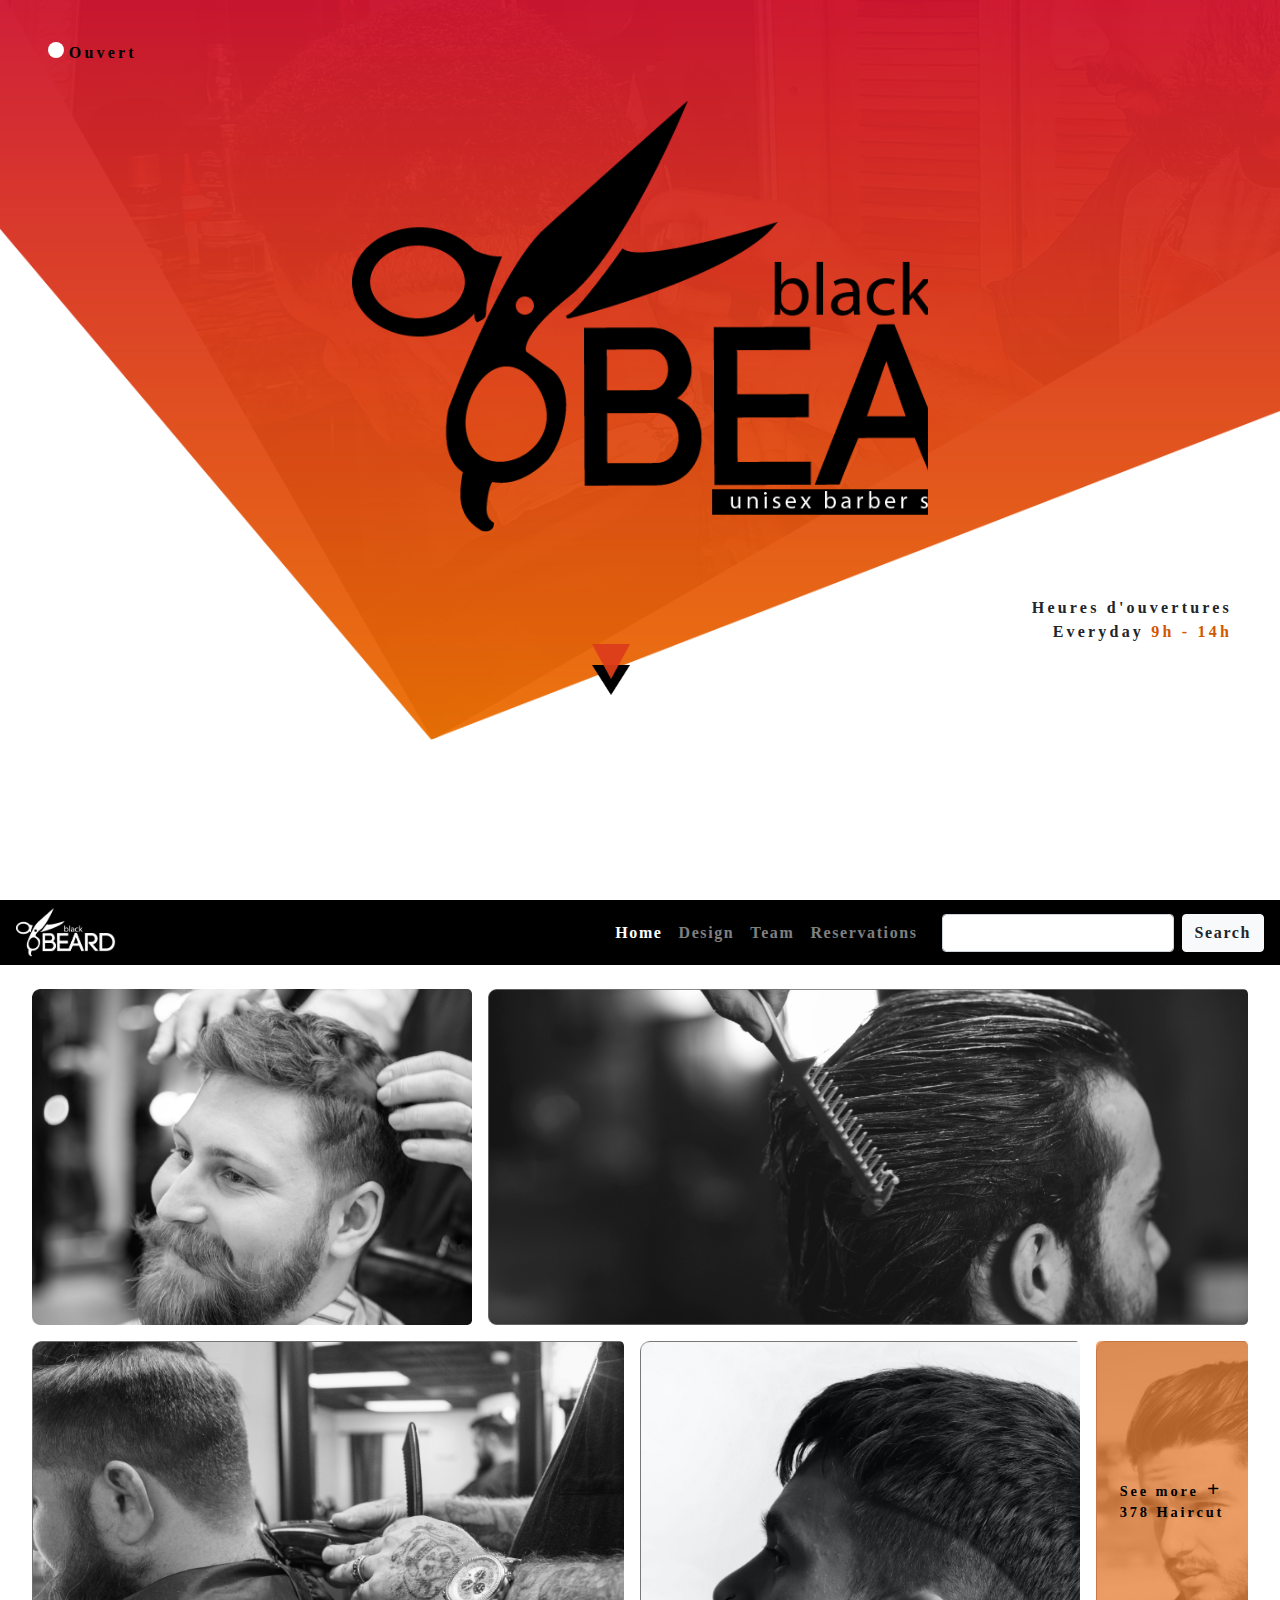
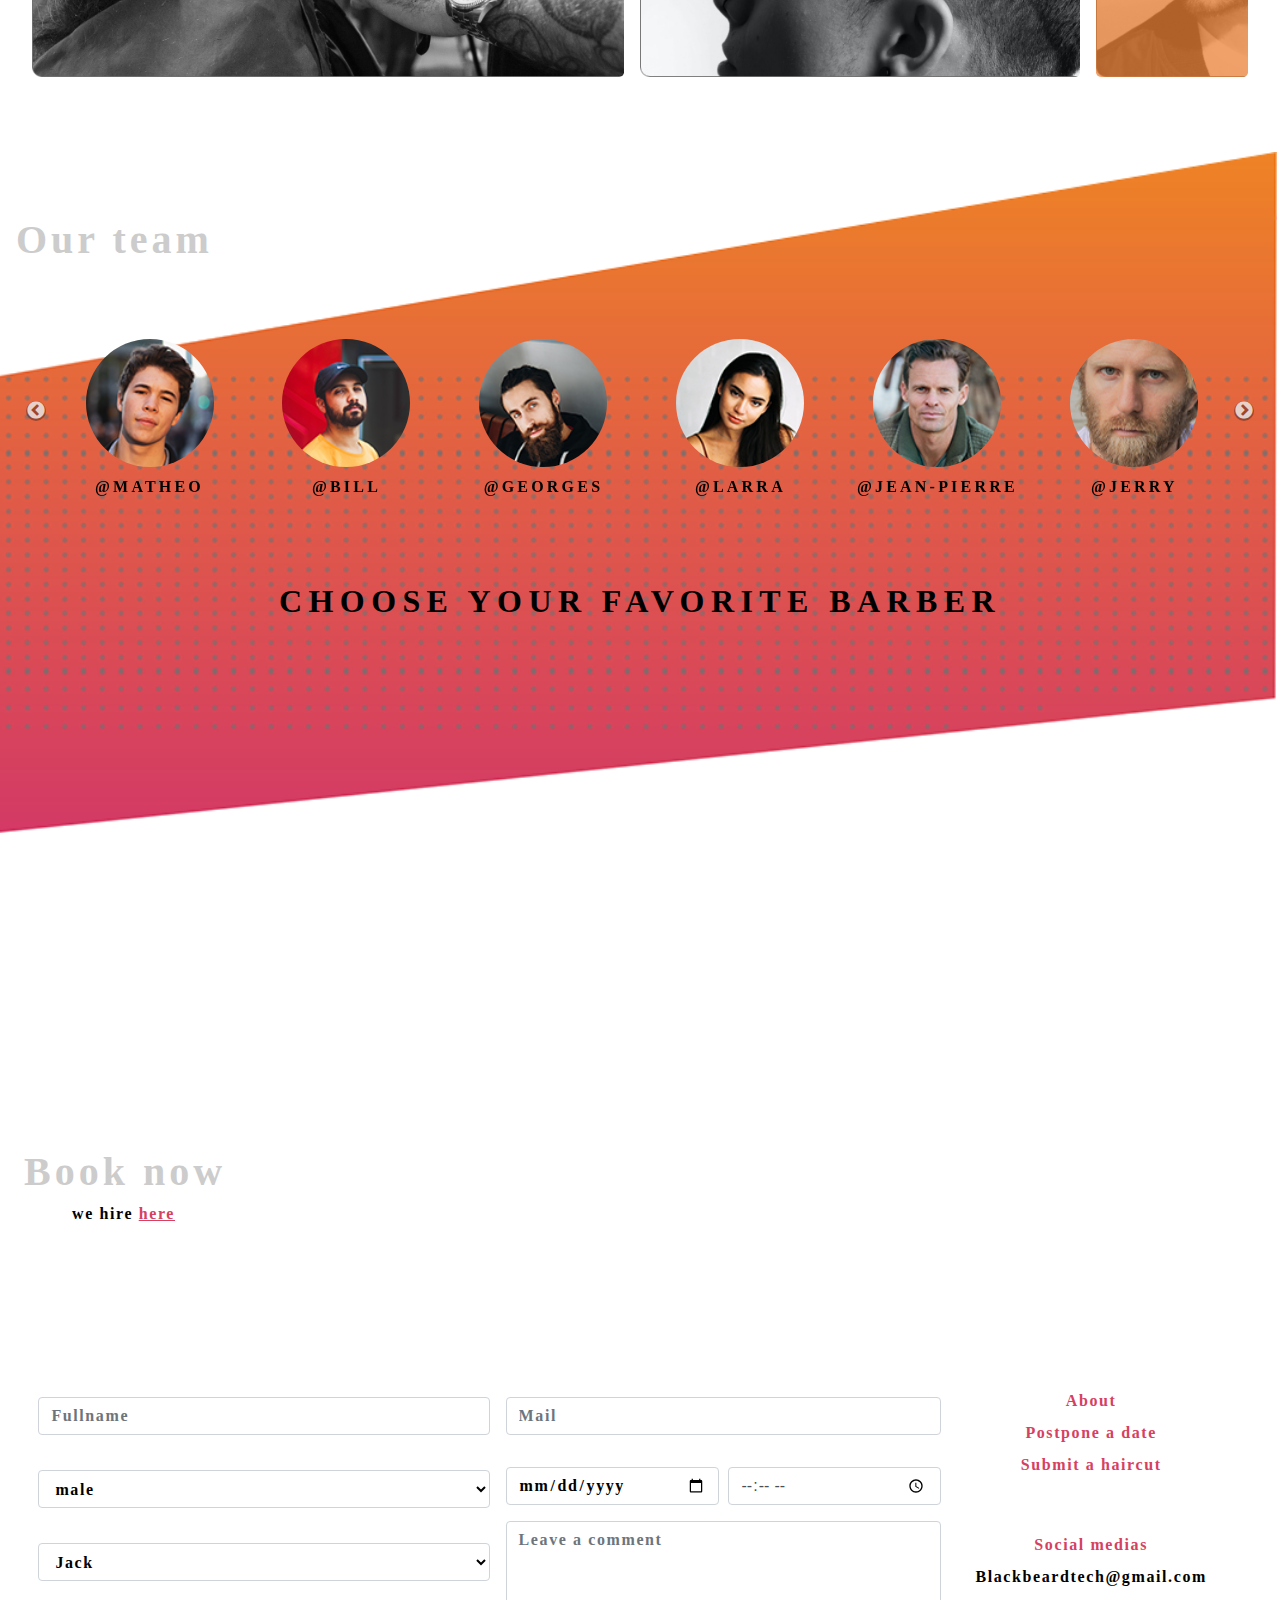
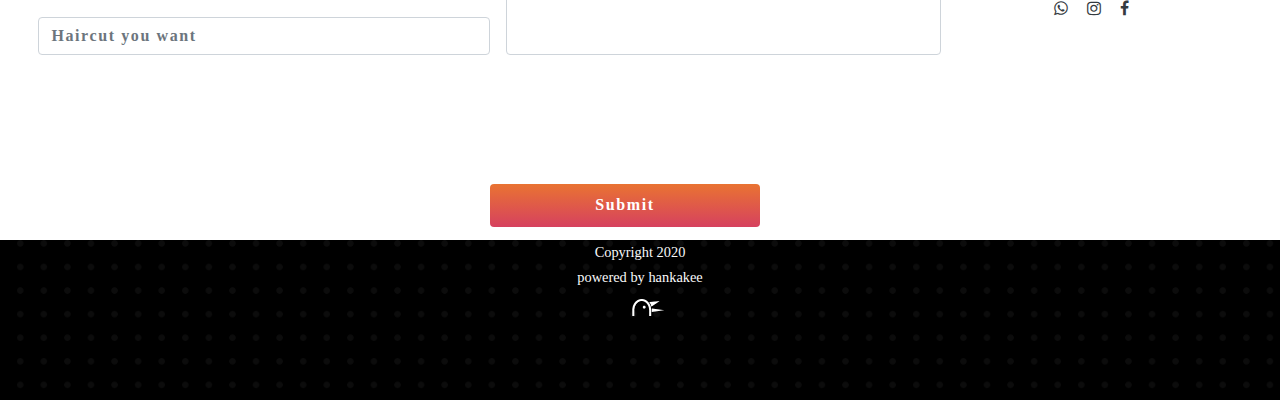
<file: index.html>
<!DOCTYPE html>
<html lang="en">

<head>
    <meta charset="UTF-8">
    <meta name="viewport" content="width=device-width, initial-scale=1.0">
    <meta http-equiv="X-UA-Compatible" content="ie=edge">
    <link rel="stylesheet" href="assets/css/bootstrap.min.css">
    <link rel="stylesheet" href="assets/css/appli.css">
    <link rel="stylesheet" href="assets/css/slider.css">
    <link rel="stylesheet" href="assets/css/responsive.css">
    <link rel="stylesheet" type="text/css" href="assets/slick/slick.css" />
    <link rel="stylesheet" type="text/css" href="assets/slick/slick-theme.css" />
    <link rel="stylesheet" type="text/css" href="assets/css/font-awesome.css">

    <title>Black beard</title>
</head>

<body data-spy="scroll" data-target="#nav-id" id='home'>

    <div class="loader text-center text-danger">
        <div class="spinner-border" role="status">
            <span class="sr-only">Loading...</span>
        </div>
    </div>

    <section class="home" id="home">
        <div class="banner"></div>
        <div class="status"><span class="statusball"></span>Ouvert</div>
        <div class="logo">
        </div>

        <div class="info-hour">
            <div class="hour-title">Heures d'ouvertures</div>
            <div class="hour">Everyday <span>9h - 14h</span></div>
        </div>

        <a href="#secondsection">
            <div class="arrow-slide">
                <div class="polygon polygon1"><img class="img1" src="assets/img/po.png" alt=""></div>
                <div class="polygon polygon2"><img class="img2" src="assets/img/pn.png" alt=""></div>
            </div>
        </a>
    </section>



    <!-- 2eme section -->
    <section class="haircut" id="secondsection">

        <!-- /////////////////////navbar///////////////////////////////// -->
        <nav class="navbar navbar-expand-lg navbar-dark bg-custom sticky-top" id='nav-id'
            aria-controls="collapsibleNavId" aria-expanded="false" aria-label="Toggle navigation">
            <div class="navbar-brand"><img src="assets/img/beardwhite.png" alt="">
                <span class="text-light d-inline-block ml-2  f-code status-res"><span
                        class="statusballer d-inline-block"></span>Ouvert</span>
            </div>

            <button class="navbar-toggler" data-target="#navbarber" data-toggle="collapse">
                <span ><i class="fa fa-bars"></i></span>
            </button>
            <div class="collapse navbar-collapse" id="navbarber">
                <ul class="navbar-nav ml-auto">
                    <li class="nav-item"><a href="#home" class="nav-link d-none d-md-block">Home</a></li>
                    <li class="nav-item"><a href="#secondsection" class="nav-link">Design</a></li>
                    <li class="nav-item"><a href="#team" class="nav-link">Team</a></li>
                    <li class="nav-item"><a href="#book-now" class="nav-link">Reservations</a></li>
                    <form action="" class="form-inline">
                        <input type="text" class="form-control ml-3 search-bar f-code">
                        <input type="button" class="btn btn-light  search-btn ml-2" value="Search">
                    </form>
                </ul>



                <div class="info-hour-mini">
                    <small class="hour text-light f-code">Everyday <span>9h - 14h</span></small>
                </div>
            </div>

        </nav>

        <div class="men-group mt-4">
            <!-- -------------------gestiongrid-------------------------------- -->

            <div class="men">
                <div class="one">
                    <div id="artwork">
                        <div class="txt">
                            <p> Want this haircut?</p>
                            <p class="contact">Contact <span class="name">@Billy</span></p>
                        </div>
                    </div>
                </div>
                <div class="two">
                    <div id="artwork">
                        <div class="txt">
                            <p> Want this haircut?</p>
                            <p class="contact">Contact <span class="name">@Georges</span></p>
                        </div>
                    </div>
                </div>
                <div class="three">
                    <div id="artwork">
                        <div class="txt">
                            <p> Want this haircut?</p>
                            <p class="contact">Contact <span class="name">@Matheo</span></p>
                        </div>
                    </div>
                </div>
                <div class="four">
                    <div id="artwork">
                        <div class="txt">
                            <p> Want this haircut?</p>
                            <p class="contact">Contact <span class="name">@Jean-Pierre</span></p>
                        </div>
                    </div>
                </div>
                <div class="five">
                    <div id="see-more">
                        <div class="txt">
                            <p> See more<span class="plus"> +</span></p>
                            <p class="qty-baseline"><span class="qty">378</span> Haircut</p>
                        </div>
                    </div>
                </div>
            </div>

    </section>



    <!-- ////////////////////////////////////////section 3 et 4////////////////////////////////////////// -->
    <section class="s3et4 container-fluid bg-transparent">
        <section class="our-team pt-3" id="team">
            <h1 class="pl-3 our-team-brand">Our team</h1>
            <div class="banner-polygon"></div>

            <div class="wrapper-carousel  mt-5">
                <div class="carousel-team">
                    <div class="team-item">
                        <div class="rounded-circle mt-3"
                            style="background:url('assets/img/barbers/barber1.png') no-repeat;background-size: cover;">
                        </div>
                        <div class="name text-center mt-2">@Matheo</div>

                        <div class="about-worker text-center f-nunito d-none">
                            <div class="wrapper-qty-cut"><span class="qty-cut">61</span> haircuts</div>
                            <div class="wrapper-age">Age: <span class="age">22</span></div>
                            <div class="wrapper-point-fort">Sp&eacute;cialit&eacute;:<span
                                    class="point-fort">D&eacute;grad&eacute;</span></div>
                            <div class="day-dispo">Tuesday -Thursday- Saturday</div>
                            <div class="heure-dispo">Disponibilit&eacute;: <span class="hour-dispo">9h - 12h</span>
                            </div>
                            <a href="#book-now"><button class="btn btn-custom btn-sm f-code mt-1">Engage</button></a>
                        </div>
                    </div>
                    <div class="team-item">
                        <div class="rounded-circle mt-3"
                            style="background:url('assets/img/barbers/barber2.png') no-repeat;background-size: cover;">
                        </div>
                        <div class="name text-center mt-2">@Bill</div>

                        <div class="about-worker text-center f-nunito d-none">
                            <div class="wrapper-qty-cut"><span class="qty-cut">101</span> haircuts</div>
                            <div class="wrapper-age">Age: <span class="age">28</span></div>
                            <div class="wrapper-point-fort">Sp&eacute;cialit&eacute;:<span class="point-fort">Boule
                                    &agrave; z&eacute;ro</span></div>
                            <div class="day-dispo">Monday - Wenesday - Friday </div>
                            <div class="heure-dispo">Disponibilit&eacute;: <span class="hour-dispo">12h - 14h</span>
                            </div>
                            <a href="#book-now"><button class="btn btn-custom btn-sm f-code mt-1">Engage</button></a>
                        </div>
                    </div>
                    <div class="team-item">
                        <div class="rounded-circle mt-3"
                            style="background:url('assets/img/barbers/barber3.jpg') no-repeat;background-size: cover;">
                        </div>
                        <div class="name text-center mt-2">@Georges</div>
                        <div class="about-worker text-center f-nunito d-none">
                            <div class="wrapper-qty-cut"><span class="qty-cut">41</span> haircuts</div>
                            <div class="wrapper-age">Age: <span class="age">32</span></div>
                            <div class="wrapper-point-fort">Sp&eacute;cialit&eacute;:<span
                                    class="point-fort">Cr&ecirc;te de coq</span></div>
                            <div class="day-dispo">Tuesday - Thursday - Saturday </div>
                            <div class="heure-dispo">Disponibilit&eacute;: <span class="hour-dispo">9h - 12h</span>
                            </div>
                            <a href="#book-now"><button class="btn btn-custom btn-sm f-code mt-1">Engage</button></a>
                        </div>
                    </div>
                    <div class="team-item">
                        <div class="rounded-circle mt-3"
                            style="background:url('assets/img/barbers/barber4.jpg') no-repeat;background-size: cover;">
                        </div>
                        <div class="name text-center mt-2">@Larra</div>
                        <div class="about-worker text-center f-nunito d-none">
                            <div class="wrapper-qty-cut"><span class="qty-cut">17</span> haircuts</div>
                            <div class="wrapper-age">Age: <span class="age">26</span></div>
                            <div class="wrapper-point-fort">Sp&eacute;cialit&eacute;:<span class="point-fort">Dread
                                    Locks</span></div>
                            <div class="day-dispo">Tuesday - Friday - Sunday </div>
                            <div class="heure-dispo">Disponibilit&eacute;: <span class="hour-dispo">9h - 14h</span>
                            </div>
                            <a href="#book-now"><button class="btn btn-custom btn-sm f-code mt-1">Engage</button></a>
                        </div>
                    </div>
                    <div class="team-item">
                        <div class="rounded-circle mt-3"
                            style="background:url('assets/img/barbers/barber5.jpg') no-repeat;background-size: cover;">
                        </div>
                        <div class="name text-center mt-2">@Jean-Pierre</div>
                        <div class="about-worker text-center f-nunito d-none">
                            <div class="wrapper-qty-cut"><span class="qty-cut">90</span> haircuts</div>
                            <div class="wrapper-age">Age: <span class="age">43</span></div>
                            <div class="wrapper-point-fort">Sp&eacute;cialit&eacute;:<span class="point-fort">Coupe
                                    simple</span></div>
                            <div class="day-dispo">Tuesday - Friday </div>
                            <div class="heure-dispo">Disponibilit&eacute;: <span class="hour-dispo">9h - 13h</span>
                            </div>
                            <a href="#book-now"><button class="btn btn-custom btn-sm f-code mt-1">Engage</button></a>
                        </div>
                    </div>
                    <div class="team-item">
                        <div class="rounded-circle mt-3"
                            style="background:url('assets/img/barbers/barber6.jpg') no-repeat;background-size: cover;">
                        </div>
                        <div class="name text-center mt-2">@Jerry</div>
                        <div class="about-worker text-center f-nunito d-none">
                            <div class="wrapper-qty-cut"><span class="qty-cut">53</span> haircuts</div>
                            <div class="wrapper-age">Age: <span class="age">49</span></div>
                            <div class="wrapper-point-fort">Sp&eacute;cialit&eacute;:<span class="point-fort">Coupe
                                    barbe</span></div>
                            <div class="day-dispo">Tuesday - Friday- Sunday </div>
                            <div class="heure-dispo">Disponibilit&eacute;: <span class="hour-dispo">9h - 11h</span>
                            </div>
                            <a href="#book-now"><button class="btn btn-custom btn-sm f-code mt-1">Engage</button></a>
                        </div>
                    </div>
                    <div class="team-item">
                        <div class="rounded-circle mt-3"
                            style="background:url('assets/img/barbers/barber7.jpg') no-repeat;background-size: cover;">
                        </div>
                        <div class="name text-center mt-2">@Kerson</div>
                        <div class="about-worker text-center f-nunito d-none">
                            <div class="wrapper-qty-cut"><span class="qty-cut">5</span> haircuts</div>
                            <div class="wrapper-age">Age: <span class="age">23</span></div>
                            <div class="wrapper-point-fort">Sp&eacute;cialit&eacute;:<span
                                    class="point-fort">Aucune</span></div>
                            <div class="day-dispo">Tuesday - Friday- Sunday </div>
                            <div class="heure-dispo">Disponibilit&eacute;: <span class="hour-dispo">9h - 14h</span>
                            </div>
                            <a href="#book-now"><button class="btn btn-custom btn-sm f-code mt-1">Engage</button></a>
                        </div>
                    </div>
                    <div class="team-item">
                        <div class="rounded-circle mt-3"
                            style="background:url('assets/img/barbers/barber8.jpg') no-repeat;background-size: cover;">
                        </div>
                        <div class="name text-center mt-2">@Christian</div>
                        <div class="about-worker text-center f-nunito d-none">
                            <div class="wrapper-qty-cut"><span class="qty-cut">209</span> haircuts</div>
                            <div class="wrapper-age">Age: <span class="age">32</span></div>
                            <div class="wrapper-point-fort">Sp&eacute;cialit&eacute;:<span class="point-fort">Hair
                                    design</span></div>
                            <div class="day-dispo">Everyday </div>
                            <div class="heure-dispo">Disponibilit&eacute;: <span class="hour-dispo">9h - 11h</span>
                            </div>
                            <a href="#book-now"><button class="btn btn-custom btn-sm f-code mt-1">Engage</button></a>
                        </div>
                    </div>

                    <div class="team-item f-code">
                        <div class="rounded-circle mt-3 text-center" style='background-color:rgb(235, 122, 44);'> <span
                                id="txtsee">See-more +</span></div>
                        <div class="about-worker text-justify f-nunito d-none mt-3">
                            <div class="f-code"> Find at least 60 barbers </div>
                            <div>Trouvez votre bonheur gr&acirc;ce &agrave; nos coiffeurs professionels</div>
                            <div>D&eacute;couvrez une nouvelle facette de votre personnalit&eacute; gr&acirc;ce &agrave;
                                une nouvelle coupe de cheveux...</div>

                        </div>
                    </div>

                </div>
            </div>
            <h2 class="label-barber text-center pt-5 mt-4">Choose your favorite barber</h2>
        </section>



        <section class="book-now container-fluid" id="book-now">

            <div class="wrapper-title pl-4 py-5 ">
                <h1 class="title f-code">Book now</h1>
                <h6 class="minititle f-code pl-5">we hire <span><a href="#"
                            class="new-color d-underline ">here</a></span></h6>
            </div>


            <form action="" method="post" class="formulaire mt-4">

                <div class="form-group first-group">
                    <input type="text" class="form-control f-code fullname" name="textfield" placeholder="Fullname"
                        required>

                    <select name="gender" id="" class="form-control f-code gender">
                        <option value="male" class="f-nunito">male</option>
                        <option value="female" class="f-nunito">male</option>
                    </select>

                    <select name="barber" id="" class="form-control f-code barber">
                        <option value="jack" class="f-nunito">Jack</option>
                        <option value="pierre" class="f-nunito">Pierre</option>
                    </select>



                    <input type="text" class="form-control f-code hair" name="haircut" placeholder="Haircut you want">
                </div>

                <div class="form-group second-group ml-3">
                    <input type="mail" class="form-control f-code mail" name="mail" placeholder="Mail" required>

                    <div><input type="date" class="form-control f-code date" required><input type="time"
                            class="form-control time" required>
                    </div>
                    <textarea name="" class="form-control txtarea f-code" id="" cols="80" rows="5"
                        placeholder="Leave a comment"></textarea>

                </div>

                <nav class="boxlink ">
                    <div class="links mt-1">
                        <a href="#" class="f-code new-color">About</a>
                        <a href="#" class="f-code new-color">Postpone a date</a>
                        <a href="#" class="f-code new-color">Submit a haircut</a>
                    </div>
                    <div class="socials mt-5">
                        <div class="brand f-code new-color">Social medias</div>
                        <a href="" class="f-code">Blackbeardtech@gmail.com</a>
                        <div class="wrapper-icons">
                            <a href="#"><span class="text-dark fa fa-whatsapp"></span></a>
                            <a href="#"><span class="text-dark fa fa-instagram"></span></a>
                            <a href="#"><span class="text-dark fa fa-facebook"></span></a>
                        </div>
                    </div>
                </nav>
                <button class="btn btn-custom text-light f-code submit " name="submito">Submit</button>
            </form>
            <footer class="footer text-light f-nunito">
                <h4 class="rights text-center mt-1">Copyright 2020</h4>
                <h4 class="company text-center">powered by han<span class="reverse">k</span>akee</h4>
                <div class="logoh p-0 mb-1"><img src="assets/img/l.png" alt=""></div>
            </footer>

        </section>




    </section>


    <script src="assets/js/jquery-3.5.1.min.js"></script>
    <script src="assets/js/boostrap.min.js"></script>
    <script src="assets/js/popper.js"></script>
    <script src="assets/slick/slick.min.js"></script>
    <script src="assets/js/sliderinitializer.js"></script>

    <script type="text/javascript">
        $(window).load(function () {
            $(".loader").fadeOut("2000");
        })
    </script>

    <script>
        $('body').scrollspy({
            target: '#nav-id'
        });
    </script>
    <script>

    </script>
</body>

</html>
</file>
<file: assets/css/appli.css>
html {
    scroll-behavior: smooth;
}

body{
    overflow-x: hidden;
}
.f-code {
    font-family: code;
    font-weight: bold;
    letter-spacing: .1em;
    color: #000;
}

.f-code-lighter {
    font-family: code;
    font-weight: lighter;
    letter-spacing: .2em;
    color: #000;
}


.loader {
    width: 100vw;
    height: 100vh;
    position: fixed;
    top: 0;
    left: 0;
    background-color: #fff;
    z-index: 1000;
}

.spinner-border {
    margin-top: 20%;
    color: #EC6F01;
}


.home {
    width: 100vw;
    height: 100vh;
    background-image: url("../img/banner.png"), url("../img/banneroverlay.png");
    background-size: cover;
    background-repeat: no-repeat;
    background-position-y: -10rem;
    animation-delay: 3s;
    animation: animatebanner 1.5s ease-in-out 1;
}

.status {
    width: 100%;
    height: 4vh;
    padding-left: 3em;
    padding-top: 2em;
    font-family: code;
    font-weight: bold;
    color: #000;
    letter-spacing: .2em;
}

.statusball {
    width: 1em;
    height: 1em;
    display: inline-block;
    border-radius: 50%;
    margin-right: .3em;
    margin-top: .6em;
    background-color: #fff;
    animation: clignote .9s infinite cubic-bezier(.28,1.79,.93,.17);
    transition: .9s;
}

.statusballer {
    width: .7em;
    height: .7em;
    display: inline-block;
    border-radius: 50%;
    margin-right: .3em;
    margin-top: .6em;
    background-color: #fff;
    animation: clignote .9s infinite ease-in-out;
    transition: .9s;
}

@keyframes clignote{

    10%{
        background-color: #fff;
        transform: scale(1);
    }
    90%{
        background-color: #EC6F01;
        transform: scale(1.2);
    }
}
.logo {
    width: 45vw;
    height: 48vh;
    background-size: cover;
    margin: 5% auto;
    position: relative;
    background-image: url("../img/blackbeardblack.png");
}

.baseline-logo {
    font-family: "Myriad pro";
    text-align: center;
    color: #fff;
    background-color: #000;
    position: absolute;
    bottom: 0;
    letter-spacing: .3em;
    left: 37%;
}

.info-hour-mini{
    display: none;
}


.info-hour {
    text-align: right;
    padding-right: 3em;
}



.info-hour > .hour,
.hour-title {
    font-family: code;
    font-weight: bold;
    letter-spacing: .2em;
}

.hour span {
    font-family: "Roboto";
    font-weight: bold;
    color: #D15800;
}

.arrow-slide {
    height: 5em;
    width: 6em;
    margin: 0 auto;
    position: relative;
    /* border: 2px solid blue; */
}

.polygon1 {
    position: absolute;
    z-index: 1;
    animation: animatearrowo .8s infinite alternate-reverse;
    transition: .3s;
}

.polygon2 {
    position: absolute;
    top: 1.3em;
    animation: animatearrown .8s infinite alternate-reverse;
    transition: .3s;
}


.arrow-slide img {
    width: 40%;
    height: 40%;
}

.arrow-slide {
    cursor: pointer;
}


/* //////////////////////////////////animations//////////////////////////// */

@keyframes animatebanner {

    from {
        background-position-y: -15rem;
    }

    to {
        background-position-y: -10rem;
    }
}




@keyframes animatearrowo {
    0% {
        transform: translateY(.7em);

    }

    100% {
        transform: translateY(1.6em);
    }
}

@keyframes animatearrown {
    0% {
        transform: translateY(-1em);

    }

    100% {
        transform: translateY(1.3em);
    }
}

/* ----------------------section haircut----------------------------- */
.haircut {
    width: 100%;
    height: 100vh;
    background-color: transparent;

}

.navbar {
    background: #000;
}

.navbar-brand{
/* border: 3px solid red; */
padding: 0;
position: relative;
}

.status-res{
font-size: .8em;
position: absolute;
top: 1.2em;
visibility: hidden;
}

.navbar-brand img {
    width: 5em;
}

#navbarber,
.btn-light {
    font-family: code;
    font-weight: bold;
    letter-spacing: .1em;
}


/* /////////////////////////////grid men///////////////////////////////////////// */


.men {
    display: grid;
    height: 80vh;
    padding: 0 2em;
    grid-gap: 1em;
    background-color: transparent;
    grid-template-columns: repeat(8, 1fr);
    grid-template-rows: 1fr 1fr;
    grid-template-areas: "pic1 pic1 pic1 pic2 pic2 pic2 pic2 pic2 pic2"
        "pic3 pic3 pic3 pic3 pic4 pic4 pic4 pic5 pic5"
        "pic6 pic6 pic7 pic7 pic7 pic8 pic9 pic9 pic9"
        "pic10 pic10 pic10 pic10 pic11 pic11 pic11 pic12 pic12";
}

.one {
    position: relative;
    grid-area: pic1;
    background-image: url(../img/man1.png);
    background-size: cover;
    background-repeat: no-repeat;

}

.men > *:hover #artwork,
.men > *:hover #see-more {
    visibility: visible;
    cursor: pointer;
    transition: .9s ease-in-out;
}

.men > *:hover {
    transform: scale(1.02);
    transition: .3s ease-in-out;
}

#artwork,
#see-more {
    position: absolute;
    display: flex;
    justify-content: center;
    align-items: center;
    margin: 0 auto;
    width: 100%;
    height: 100%;
    font-weight: bold;
    background-color: rgba(235, 122, 44, .7);
    color: #fff;
    border-radius: .3em;
}


#see-more .plus {
    font-size: 1.5em;
    font-family: "Myriad pro";
    font-weight: bold;
}

#artwork {
    visibility: hidden;
}

.txt {
    color: #fff;
    letter-spacing: .2em;
    font-size: 1.3em;
    font-family: Code;
    font-weight: bold;
    line-height: .4em;
}

#see-more .txt {
    font-size: .9em;
    color: #000;
}


.txt span {
    color: black;
}

.txt .contact {
    font-size: .9em;
    text-align: center;
}

.two {
    grid-area: pic2;
    position: relative;
    background-image: url(../img/man2.png);
    background-size: cover;
    background-repeat: no-repeat;
}

.three {
    position: relative;
    grid-area: pic3;
    background-image: url(../img/man3.png);
    background-size: cover;
    background-repeat: no-repeat;
}

.four {
    position: relative;
    grid-area: pic4;
    background-image: url(../img/man4.png);
    background-size: cover;
    background-repeat: no-repeat;
}

.five {
    position: relative;
    grid-area: pic5;
    background-image: url(../img/man5.png);
    background-size: cover;
    background-repeat: no-repeat;
}

.men > * {
    border-radius: .3em;
}


/* ///////////////////////////////////////section 3 et 4////////////////////////////////// */

.s3et4 {
    height: 200vh;
    width: 100vw;
    padding: 0;
    position: relative;
}



.banner-polygon {
    /* border: 2px solid red; */
    top: -3em;
    padding: 0;
    box-sizing: border-box;
    left: -3px;
    position: absolute;
    width:100vw;
    height: 60%;
    background-image: url(../img/stg.png);
    background-repeat: no-repeat;
    background-size: 100%;
    z-index: -2;
}


/* ///////////////////////////////////section 3////////////////////////////////////// */
.our-team {
    height: 100vh;
}

.our-team-brand {
    font-family: code;
    font-weight: bold;
    letter-spacing: .1em;
    color: #ccc;
}

h1{
    color:#ccc !important;
}
.btn-custom:hover{
    /* color: ; */
    border: .1em solid#E97332 ;
    background-color: white;
    color: #E97332 !important;
    letter-spacing: .2em;
}

.btn-custom{
    /* letter-spacing: .3em; */
   background-color: #E97332;
    color: white !important;
    transition: .5s;

}



/* //////////////////////////////////////section 4////////////////////////////// */

#txtsee {
    display: block;
    padding-top: 40%;
}

.d-underline {
    text-decoration: underline;
    cursor: pointer;
}


.sliderman {
    width: 15vw;
    height: 15vh;
}


.book-now {
    height: 100vh;
    display: grid;
    grid-template-columns: 1fr;
    grid-template-areas: "first" "second" "footer";
    position: absolute;
    left: 0;
    padding: 0;
    width: 100%;
}

.wrapper-title{
    grid-area: first;
}

.formulaire {
    display: grid;
    width: 94%;
    margin: 0 3%;
    grid-area: second;
    grid-template-rows: 1fr 3.5em;
    grid-template-columns: 3fr 3fr 2fr;
    grid-template-areas:
        "g1 g2  g3"
        ". g4  ."
       ;
}

.submit{
    margin-bottom:.8em;
  width: 60%;
    grid-area: g4;
    background: linear-gradient(#E97332,#D6415F);
    border: none;
}
.form-group{
    height: 80%;
}

.form-group *{
    margin-top: 1em;
}

.second-group{
    grid-area: g2;
}

.first-group{
    grid-area: g1;
}
.first-group *{
  margin-bottom: 2.2em !important; 

}

.box-links{
  grid-area: g3;
}
.txtarea{
    resize: none;
}

.date,.time{
    width: 49%;
    display: inline-block;
}

.time{
    margin-left: 2%;
}
.footer{
    grid-area: footer;
    background: #000 url("../img/obblos.png") no-repeat center;
    background-size: cover;
}

.rights,.company{
        font-size: .9em;
}
.f-nunito{
    font-family:"Nunito";
}


.logoh{
    margin: 0 auto;
    width: 1em;
}
.logoh img{
    width: 2em;
}
.links{
    display: flex;
    justify-content: space-between;
    flex-direction: column;
line-height: 2em;
    align-items: center;
}


.socials{
    display: flex;
    flex-direction: column;
    line-height: 2em;
    align-items: center;
}


.new-color{
    color: #D64061;
}


.wrapper-icons{
    display: flex;
    width: 25%;
    justify-content: space-between; 
}
</file>
<file: assets/css/slider.css>
.wrapper-carousel{
    width: 92vw;
    margin: 0 auto;
}


.carousel-team .team-item{
margin: .7em;
width: 8em;
overflow: hidden;
}

.carousel-team .team-item:focus{
    top: 0;
    left: 0;
}


.name{
    font-family: "code";
    font-weight: bold;
    letter-spacing: .2em;
    text-transform: uppercase;
    color: #000;
}

.rounded-circle{
    width: 8em;
    height:8em;
    margin:0 auto;
}



.rounded-circle:hover{
    transform: scale(1.03);
    transition: transform .2s ease;
    cursor: pointer;
}

.label-barber{
    font-family: "code";
    font-weight:bolder;
    letter-spacing: .2em;
    text-transform: uppercase;
    color: #000; 
}
</file>
<file: assets/css/responsive.css>
/* desktop */
@media only screen  and (min-width: 62em) and (max-width: 75em) {
    body {
      background-color: darkred;
    overflow-x: hidden;
}
    .wrapper-carousel{
        width: 90vw;
    }
  }


/* tablets */
@media only screen  and (min-width: 48em) and (max-width: 62em) {
    body {
      background-color: yellowgreen;
    overflow-x: hidden;

    }

    .navbar{
        position: fixed;
        width: 100vw;
    }
    .home{
        display: none;
    }
    
    .navbar-toggler-icon{
        /* visibility: visible; */
        display: block !important;
    }
    .info-hour-mini{
        display: inline-block;
    }
    .status-res{
        visibility: visible;
    }

    .search-bar{
        width: 60%;
        padding: 0;
        margin-left: -.1em !important;
    }
    #artwork
    .txt ,#see-more .txt{
        letter-spacing: .1em;
        font-size: .8em;
        line-height: .2em;
    }
    

.men-group{
    height: 140vh;
    padding-top: 5.5em;
}
    
.men {
    height:140vh;
    grid-gap: .5em;
    grid-template-rows: 1fr 1fr 1fr 1fr 1fr;
    grid-template-areas: "pic1 pic1 pic1 pic1 pic3 pic3 pic3 pic3"
     "pic1 pic1 pic1 pic1 pic3 pic3 pic3 pic3"
    " pic1 pic1 pic1 pic1 pic5 pic5 pic5 pic5"
     "pic4 pic4 pic4 pic4 pic5 pic5 pic5 pic5"
    ;
}



/* /////////////////carousel////////////////// */

.wrapper-carousel{
    width: 55vw;
}
.carousel-team .team-item{
    border:4px solid #E97332;
    background-color: #fff;
    border-radius: 5px;
}

.our-team-brand{
text-align: center;
}

.label-barber{
    font-size: 1.3em;
    word-wrap: wrap;
    padding: -2em;
    display: none;
}


.banner-polygon {
    height: 50em;
    background-size: 80%;
}
.our-team {
    height: 80vh;
}

/* //////////////////book now/////////////////////// */

.formulaire {
    display: grid;
    width: 94%;
    margin: 0em 9%;
    grid-area: second;
    width: 80%;
    grid-template-rows: 1fr 1fr;
    grid-template-columns:2fr;
    grid-template-areas:
        "g1"
        "g2" 
        "g3"
        "g4" 
       ;
}


.wrapper-title{
    margin-left: 7em;
    padding: 0;
    margin-top: 1.7em;
    box-sizing: border-box;
}



.form-group *{
    margin-top: 1em;
}

.first-group{
    margin-bottom: 0;
    padding-bottom: 0;
}

.second-group{
    margin:0 !important;
    margin-top: -1em !important;
}

.box-links{
  grid-area: g4;
}

.submit{
    grid-area: g3;
    margin:-2em 20% .8em;
    background: linear-gradient(#E97332,#D6415F);
    
}


.minititle a{
    color: #000 !important;
}

.minititle a:hover{
    color: #D6415F !important;
}


.carousel-team .team-item{
    height:22em !important;
    }
    
.team-item .about-worker{
    display: block !important;
}


    /* /////////////////carousel////////////////// */

.wrapper-carousel{
    width: 80vw;
}
  }






/* phones */
@media only screen  and (min-width: 20em) and (max-width: 48em) {
    body {
        /* background-color: purple; */
    overflow-x: hidden;

    }   

    .loader {
        z-index: 10000;
    }

    .navbar{
        position: fixed;
        width: 100vw;
    }
    .home{
        display: none;
    }
    .info-hour-mini{
        display: inline-block;
    }
    .status-res{
        visibility: visible;
    }

    .search-bar{
        width: 60%;
        padding: 0;
        margin-left: -.1em !important;
    }
    #artwork
    .txt ,#see-more .txt{
        letter-spacing: .1em;
        font-size: .8em;
        line-height: .2em;
    }
    

.men-group{
    height: 140vh;
    padding-top: 5.5em;
}
    
.men {
    height:140vh;
    grid-gap: .5em;
    grid-template-rows: 1fr 1fr 1fr 1fr 1fr;
    grid-template-areas: "pic1 pic1 pic1 pic1  pic3 pic3 pic3 pic3"
    " pic2 pic2 pic2 pic2 pic2 pic2 pic2 pic2"
     "pic4 pic4 pic4 pic4 pic5 pic5 pic5 pic5"
    ;
}



/* /////////////////carousel////////////////// */

.wrapper-carousel{
    width: 70vw;
margin-top: 1% !important;
}
.carousel-team .team-item{
    border:4px solid #E97332; 
    background-color: #fff;
     border-radius: 5px;

}

.our-team-brand{
text-align: center;
}

.label-barber{
    font-size: 1.3em;
    word-wrap: wrap;
    padding: -2em;
    display: none;
}


.banner-polygon {
    background:none;
}

h1{
    font-size: 1.5em;
}

.our-team {
    height: 80vh;
}


.rounded-circle{
    width: 7em;
    height:7em;
}
/* //////////////////book now/////////////////////// */


.book-now {
    height:auto;
    grid-template-columns: 1fr;
    grid-template-rows: 5em 1fr 5em !important;
}

.wrapper-title{
    margin:0.5em auto 0 auto !important; 
    padding: 0 !important;
}

.wrapper-title .minititle{
    padding: 0 !important;
text-align: center;
}

.formulaire {
    display: grid;
    width: 94%;
    margin: 0em 9%;
    margin-top: -.9em !important;
    grid-area: second;
    width: 80%;
    grid-template-rows: 1fr 1fr;
    grid-template-columns:2fr;
    grid-template-areas:
        "g1"
        "g2" 
        "g3"
        "g4" 
       ;
}


.wrapper-title{
    margin-left: 7em;
    padding: 0;
    margin-top: 1.7em;
    box-sizing: border-box;
}



.form-group *{
    margin-top: 1em;
}

.first-group{
    margin-bottom: 0;
    padding-bottom: 0;
}

.second-group{
    margin:0 !important;
    margin-top: -1em !important;
}

.box-links{
  grid-area: g4;
}

.submit{
    grid-area: g3;
    margin:-2em 20% .8em;
    background: linear-gradient(#E97332,#D6415F);
    
}


.minititle a{
    color: #000 !important;
}

.minititle a:hover{
    color: #D6415F !important;
}


.carousel-team .team-item{
    height:22em !important;
    }
    
.team-item .about-worker{
    display: block !important;
}

.wrapper-icons span.fa{
    font-size: 1.3em;
}


#artwork .txt p:first-child{
    display: none;
}

#artwork .txt p:last-child{
line-height:1.2em;
}
  }
  /* //fin mobile */
</file>
